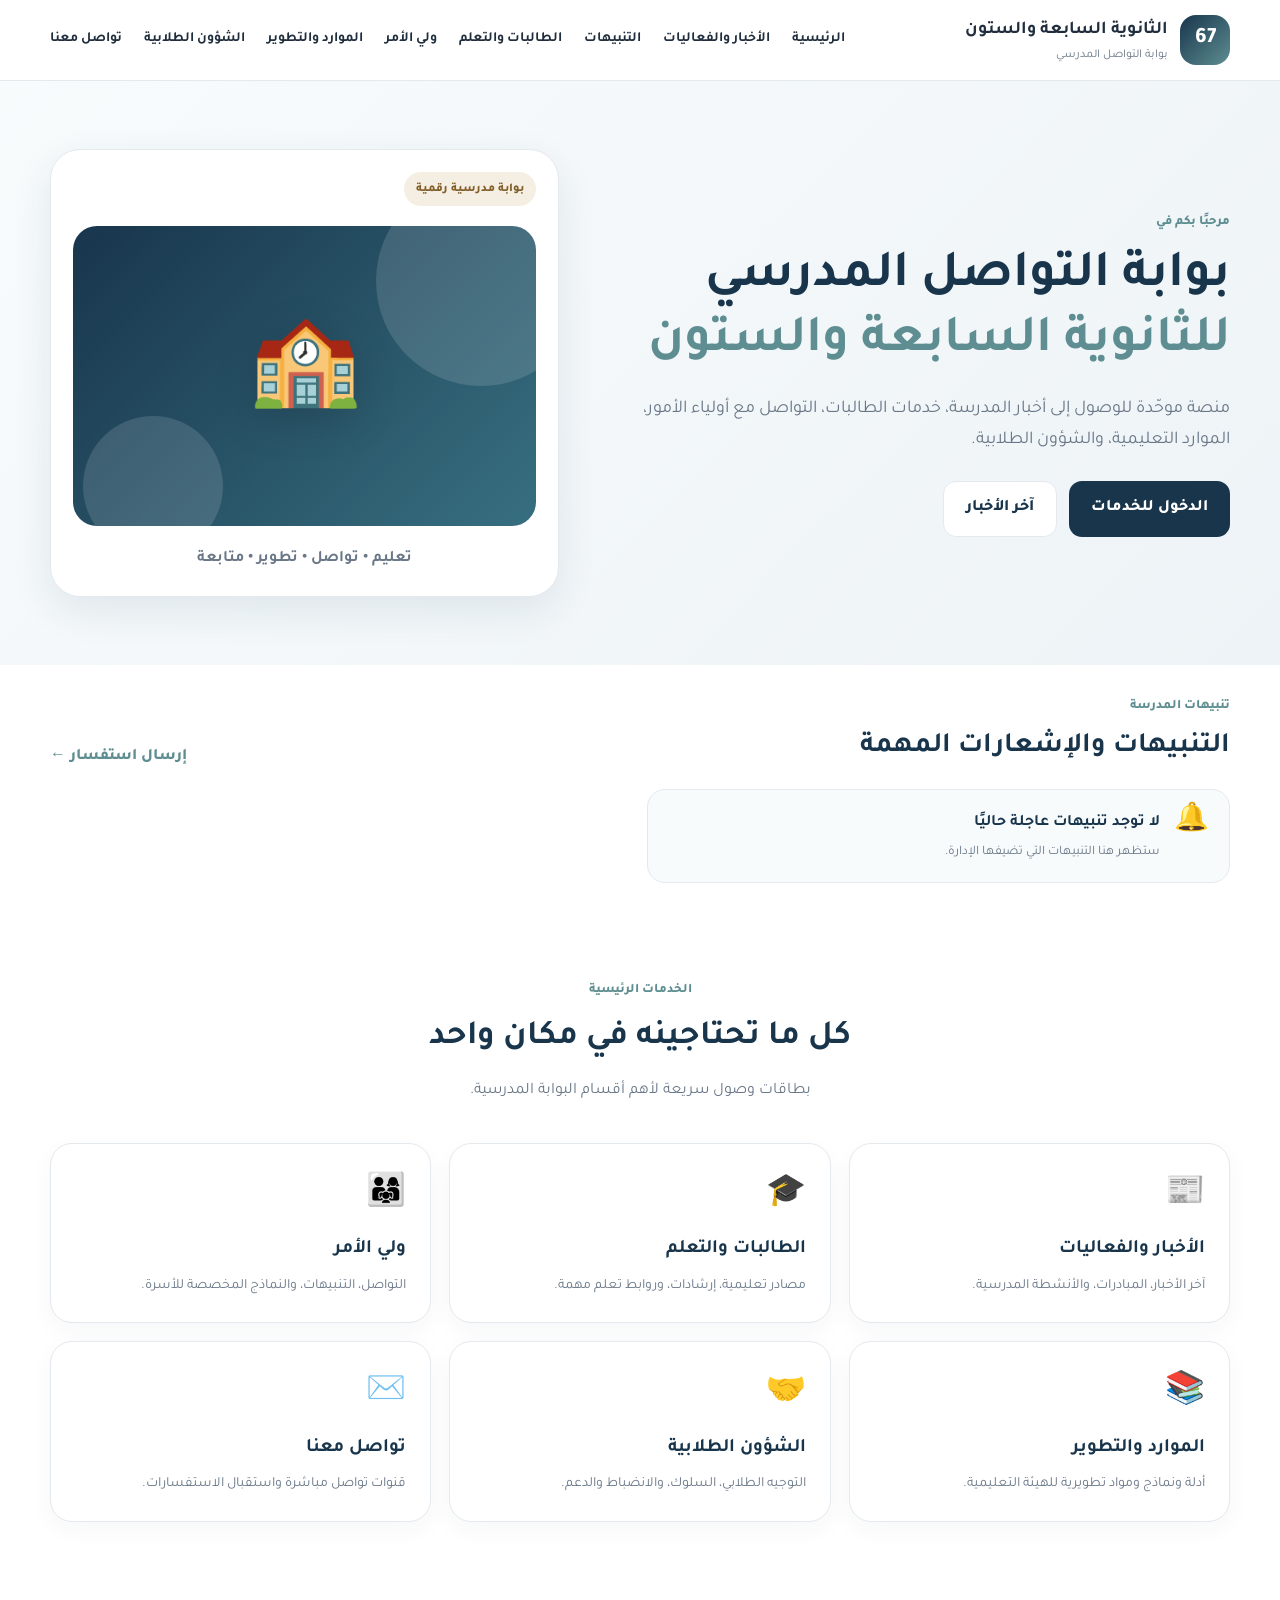
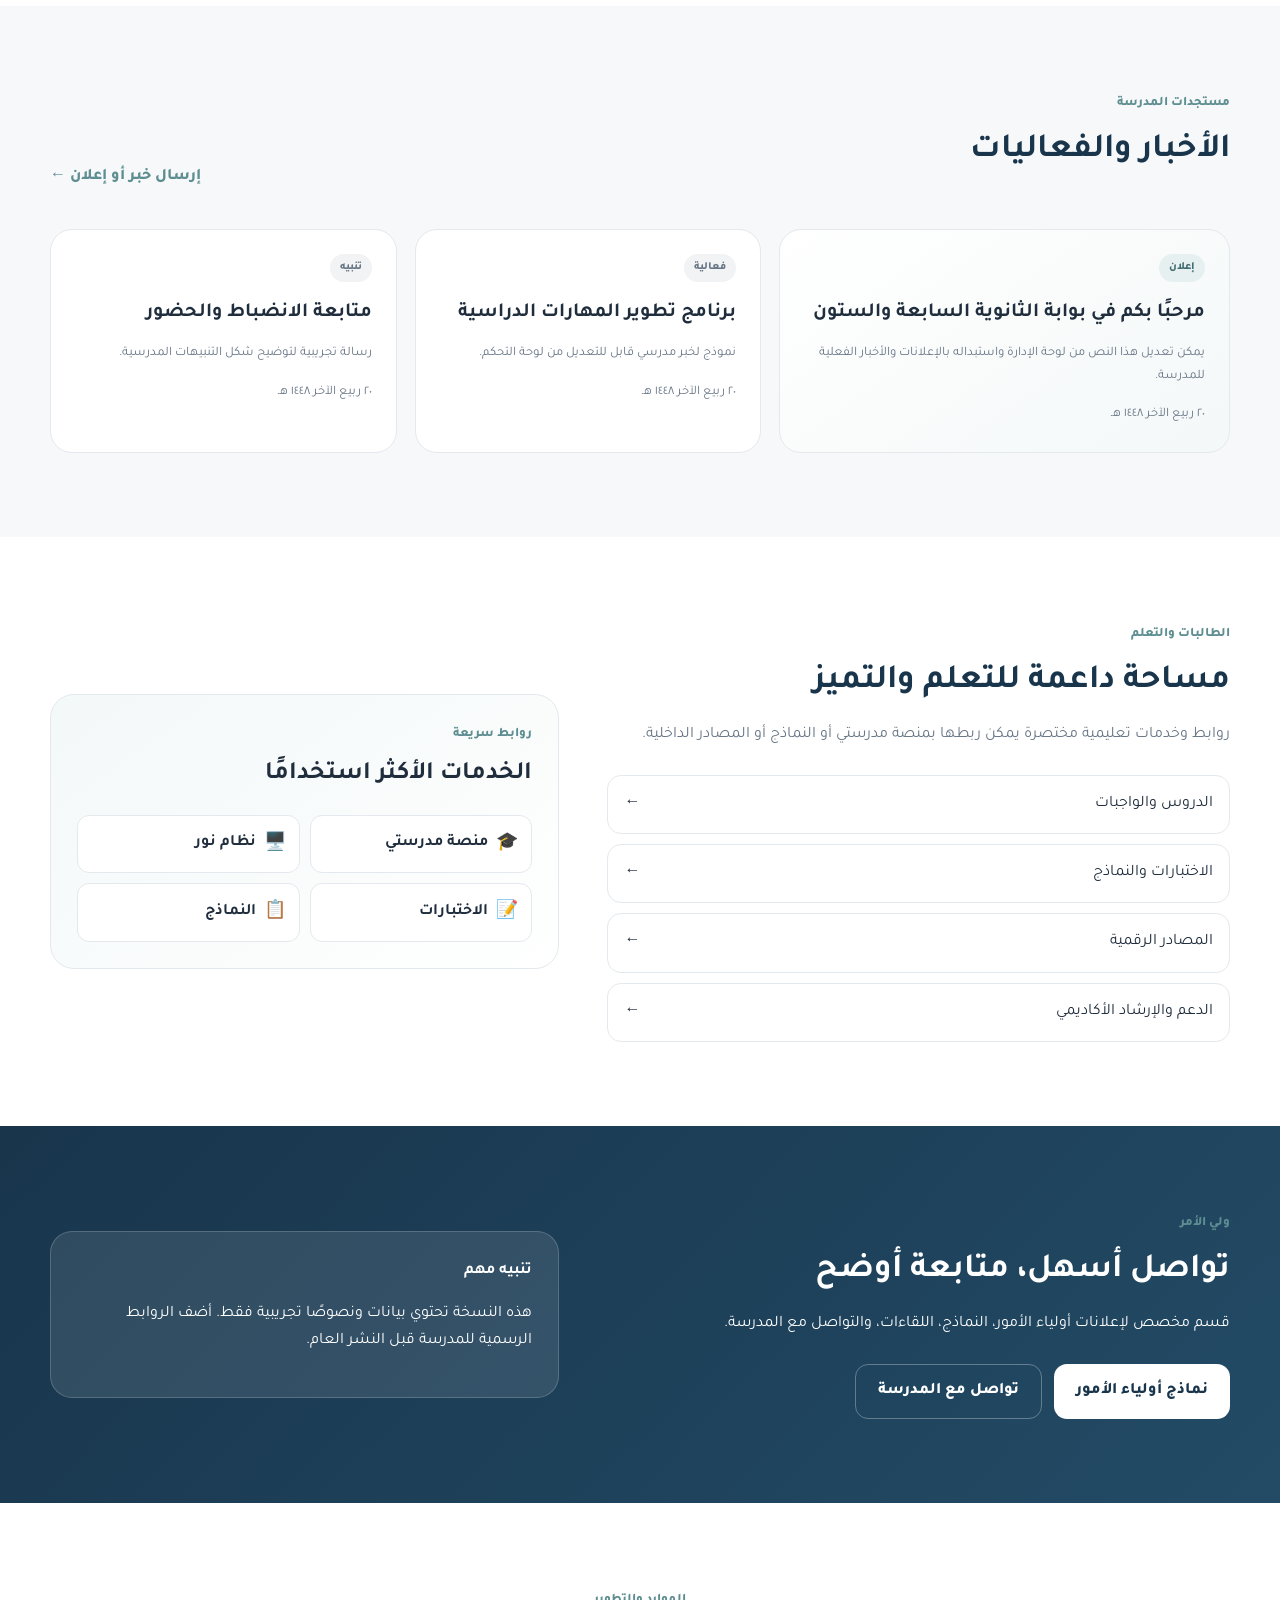
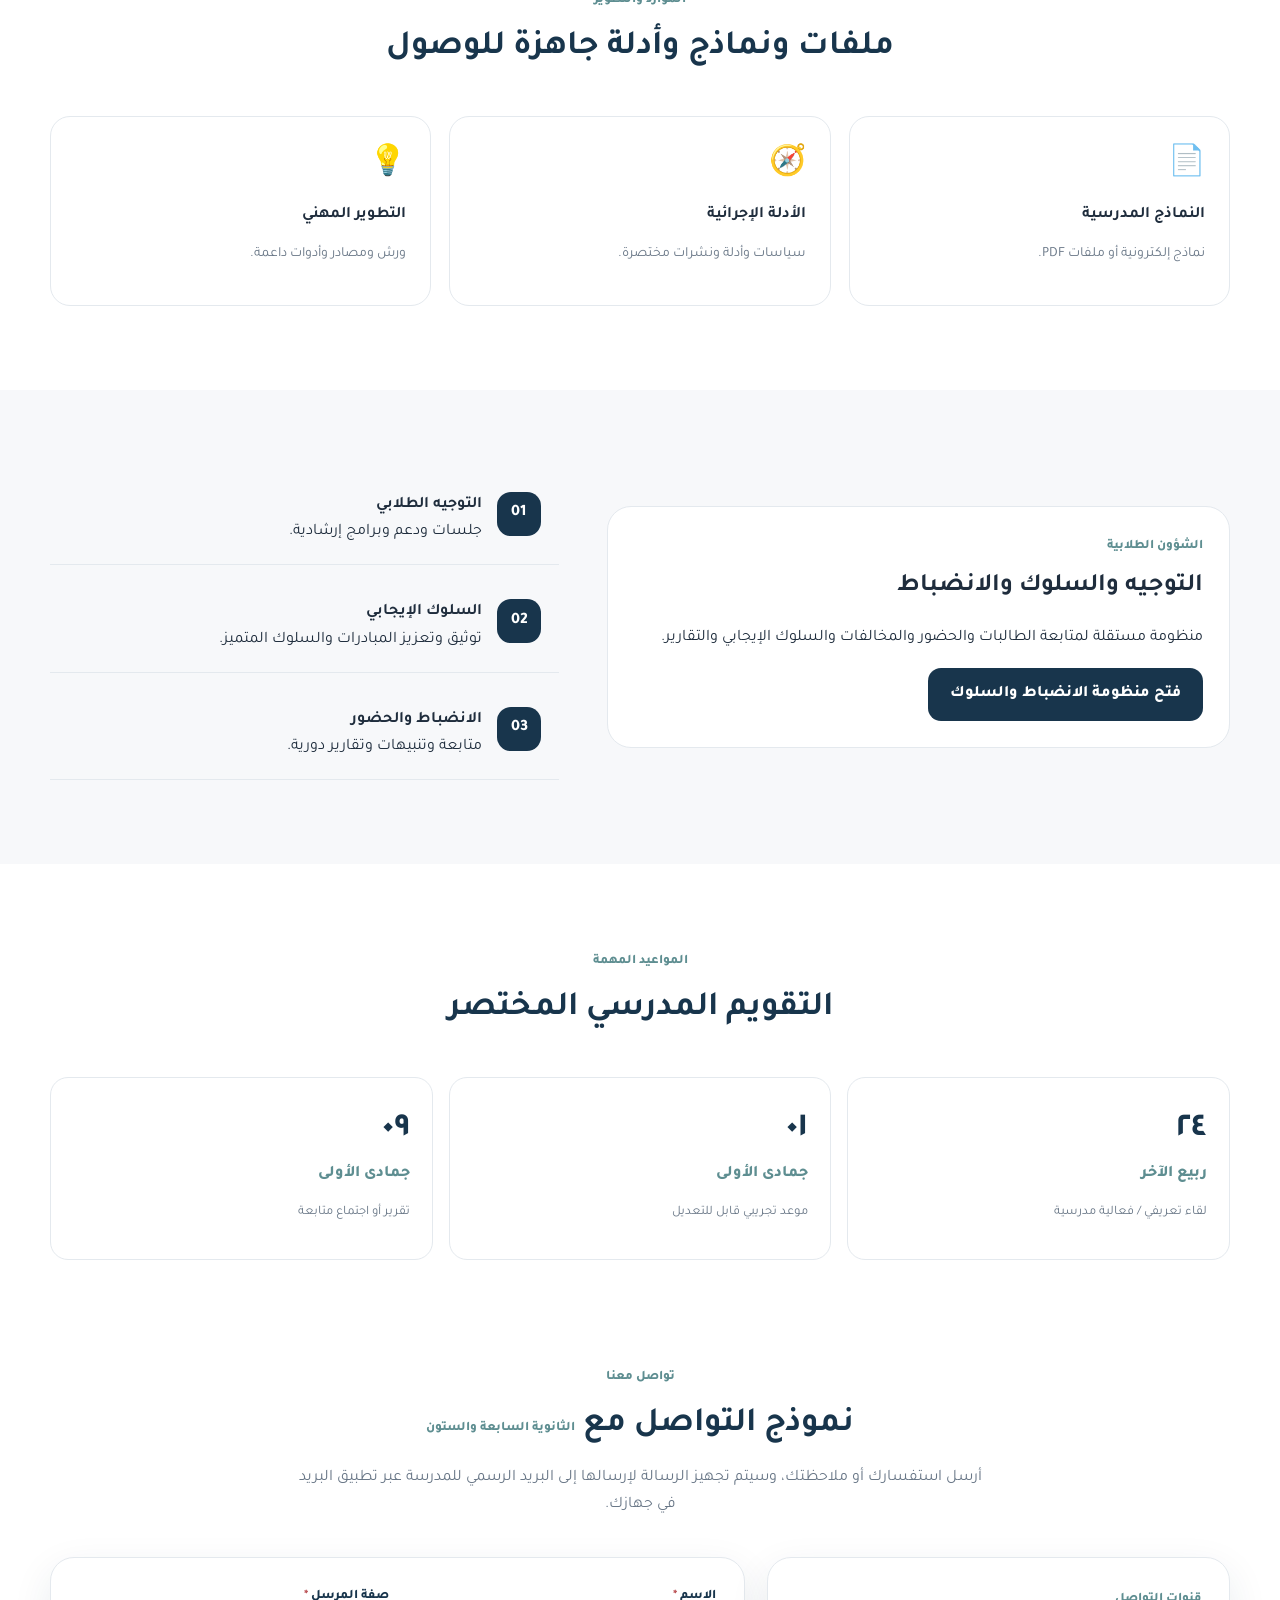
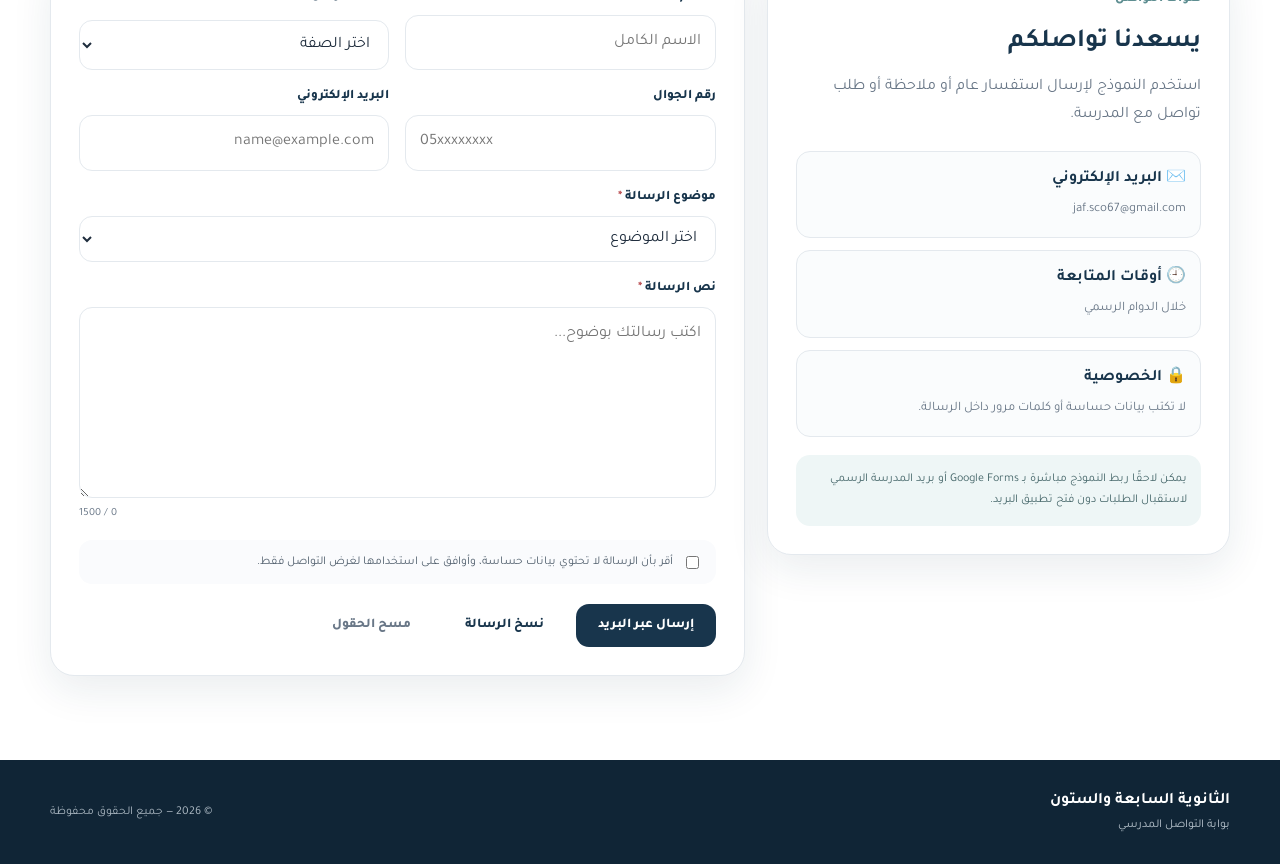
<file: index.html>
<!DOCTYPE html>
<html lang="ar" dir="rtl">
<head>
  <meta charset="UTF-8">
  <meta name="viewport" content="width=device-width, initial-scale=1.0">
  <meta name="description" content="بوابة التواصل المدرسي - الثانوية السابعة والستون">
  <title>الثانوية السابعة والستون | بوابة التواصل المدرسي</title>
  <link rel="stylesheet" href="style.css">
</head>
<body>
<header class="topbar">
  <div class="container topbar-inner">
    <div class="brand">
      <div class="logo-mark">67</div>
      <div><h1 id="schoolName">الثانوية السابعة والستون</h1><p id="portalTitle">بوابة التواصل المدرسي</p></div>
    </div>
    <button class="menu-btn" id="menuBtn">☰</button>
    <nav id="mainNav">
      <a href="#home">الرئيسية</a>
      <a href="#news">الأخبار والفعاليات</a>
      <a href="#alerts">التنبيهات</a>
      <a href="#students">الطالبات والتعلم</a>
      <a href="#parents">ولي الأمر</a>
      <a href="#resources">الموارد والتطوير</a>
      <a href="#guidance">الشؤون الطلابية</a>
      <a href="#contact">تواصل معنا</a>
    </nav>
  </div>
</header>

<main>
<section class="hero" id="home">
  <div class="container hero-grid">
    <div class="hero-copy">
      <span class="eyebrow">مرحبًا بكم في</span>
      <h2><span id="heroTitle">بوابة التواصل المدرسي</span><br><strong id="heroSubtitle">للثانوية السابعة والستون</strong></h2>
      <p id="heroText">منصة موحّدة للوصول إلى أخبار المدرسة، خدمات الطالبات، التواصل مع أولياء الأمور، الموارد التعليمية، والشؤون الطلابية.</p>
      <div class="hero-actions">
        <a class="btn primary" href="#services">الدخول للخدمات</a>
        <a class="btn secondary" href="#news">آخر الأخبار</a>
      </div>
    </div>
    <div class="hero-card">
      <div class="hero-badge">بوابة مدرسية رقمية</div>
      <div class="hero-visual"><div class="orb one"></div><div class="orb two"></div><div class="school-icon">🏫</div></div>
      <div class="hero-note">تعليم • تواصل • تطوير • متابعة</div>
    </div>
  </div>
</section>

<section class="alerts-section" id="alerts">
  <div class="container">
    <div class="alerts-head">
      <div>
        <span>تنبيهات المدرسة</span>
        <h3>التنبيهات والإشعارات المهمة</h3>
      </div>
      <a href="#contact" class="text-link contact-jump">إرسال استفسار ←</a>
    </div>
    <div class="alerts-grid" id="alertsGrid">
      <div class="alert-card priority-normal">
        <div class="alert-icon">🔔</div>
        <div><b>لا توجد تنبيهات عاجلة حاليًا</b><p>ستظهر هنا التنبيهات التي تضيفها الإدارة.</p></div>
      </div>
    </div>
  </div>
</section>

<section class="section" id="services">
  <div class="container">
    <div class="section-head"><span>الخدمات الرئيسية</span><h3>كل ما تحتاجينه في مكان واحد</h3><p>بطاقات وصول سريعة لأهم أقسام البوابة المدرسية.</p></div>
    <div class="service-grid">
      <a class="service-card" href="#news"><div class="icon">📰</div><h4>الأخبار والفعاليات</h4><p>آخر الأخبار، المبادرات، والأنشطة المدرسية.</p></a>
      <a class="service-card" href="#students"><div class="icon">🎓</div><h4>الطالبات والتعلم</h4><p>مصادر تعليمية، إرشادات، وروابط تعلم مهمة.</p></a>
      <a class="service-card" href="#parents"><div class="icon">👨‍👩‍👧</div><h4>ولي الأمر</h4><p>التواصل، التنبيهات، والنماذج المخصصة للأسرة.</p></a>
      <a class="service-card" href="#resources"><div class="icon">📚</div><h4>الموارد والتطوير</h4><p>أدلة ونماذج ومواد تطويرية للهيئة التعليمية.</p></a>
      <a class="service-card" href="#guidance"><div class="icon">🤝</div><h4>الشؤون الطلابية</h4><p>التوجيه الطلابي، السلوك، والانضباط والدعم.</p></a>
      <a class="service-card contact-jump" href="#contact"><div class="icon">✉️</div><h4>تواصل معنا</h4><p>قنوات تواصل مباشرة واستقبال الاستفسارات.</p></a>
    </div>
  </div>
</section>

<section class="section alt" id="news">
  <div class="container">
    <div class="section-head inline"><div><span>مستجدات المدرسة</span><h3>الأخبار والفعاليات</h3></div><a class="text-link contact-jump" href="#contact">إرسال خبر أو إعلان ←</a></div>
    <div class="news-grid" id="newsGrid">
      <article class="news-card featured"><div class="tag">إعلان</div><h4>مرحبًا بكم في بوابة الثانوية السابعة والستون</h4><p>يمكن تعديل هذا النص واستبداله بالإعلانات والأخبار الفعلية للمدرسة.</p><time>01 أكتوبر 2026</time></article>
      <article class="news-card"><div class="tag muted">فعالية</div><h4>برنامج تطوير المهارات الدراسية</h4><p>نموذج لخبر مدرسي قابل للتعديل لاحقًا.</p><time>هذا الأسبوع</time></article>
      <article class="news-card"><div class="tag muted">تنبيه</div><h4>متابعة الانضباط والحضور</h4><p>رسالة تجريبية لتوضيح شكل التنبيهات المدرسية.</p><time>اليوم</time></article>
    </div>
  </div>
</section>

<section class="section" id="students">
  <div class="container split">
    <div>
      <div class="section-head compact"><span>الطالبات والتعلم</span><h3>مساحة داعمة للتعلم والتميز</h3><p>روابط وخدمات تعليمية مختصرة يمكن ربطها بمنصة مدرستي أو النماذج أو المصادر الداخلية.</p></div>
      <div class="link-list">
        <a href="#">الدروس والواجبات <b>←</b></a>
        <a href="#">الاختبارات والنماذج <b>←</b></a>
        <a href="#">المصادر الرقمية <b>←</b></a>
        <a href="#">الدعم والإرشاد الأكاديمي <b>←</b></a>
      </div>
    </div>
    <div class="info-card"><span class="mini">روابط سريعة</span><h4>الخدمات الأكثر استخدامًا</h4><div class="quick-grid" id="quickLinksGrid"><a href="#">منصة مدرستي</a><a href="#">نظام نور</a><a href="#">الاختبارات</a><a href="#">النماذج</a></div></div>
  </div>
</section>

<section class="section dark" id="parents">
  <div class="container split">
    <div>
      <div class="section-head compact light"><span>ولي الأمر</span><h3>تواصل أسهل، متابعة أوضح</h3><p>قسم مخصص لإعلانات أولياء الأمور، النماذج، اللقاءات، والتواصل مع المدرسة.</p></div>
      <div class="parent-actions"><a class="btn lightbtn" href="#">نماذج أولياء الأمور</a><a class="btn ghost contact-jump" href="#contact">تواصل مع المدرسة</a></div>
    </div>
    <div class="notice-box"><b>تنبيه مهم</b><p>هذه النسخة تحتوي بيانات ونصوصًا تجريبية فقط. أضف الروابط الرسمية للمدرسة قبل النشر العام.</p></div>
  </div>
</section>

<section class="section" id="resources">
  <div class="container">
    <div class="section-head"><span>الموارد والتطوير</span><h3>ملفات ونماذج وأدلة جاهزة للوصول</h3></div>
    <div class="resource-grid" id="resourceGrid">
      <div class="resource-card"><b>📄</b><h4>النماذج المدرسية</h4><p>نماذج إلكترونية أو ملفات PDF.</p><a href="#">فتح القسم</a></div>
      <div class="resource-card"><b>🧭</b><h4>الأدلة الإجرائية</h4><p>سياسات وأدلة ونشرات مختصرة.</p><a href="#">فتح القسم</a></div>
      <div class="resource-card"><b>💡</b><h4>التطوير المهني</h4><p>ورش ومصادر وأدوات داعمة.</p><a href="#">فتح القسم</a></div>
    </div>
  </div>
</section>

<section class="section alt" id="guidance">
  <div class="container split">
    <div class="info-card flat"><span class="mini">الشؤون الطلابية</span><h4>التوجيه والسلوك والانضباط</h4><p>منظومة مستقلة لمتابعة الطالبات والحضور والمخالفات والسلوك الإيجابي والتقارير.</p><a class="btn primary" href="discipline/">فتح منظومة الانضباط والسلوك</a></div>
    <div class="timeline">
      <div><span>01</span><p><b>التوجيه الطلابي</b><br>جلسات ودعم وبرامج إرشادية.</p></div>
      <div><span>02</span><p><b>السلوك الإيجابي</b><br>توثيق وتعزيز المبادرات والسلوك المتميز.</p></div>
      <div><span>03</span><p><b>الانضباط والحضور</b><br>متابعة وتنبيهات وتقارير دورية.</p></div>
    </div>
  </div>
</section>

<section class="section" id="calendar">
  <div class="container">
    <div class="section-head"><span>المواعيد المهمة</span><h3>التقويم المدرسي المختصر</h3></div>
    <div class="calendar-grid" id="calendarGrid">
      <div class="date-card"><strong>05</strong><span>أكتوبر</span><p>لقاء تعريفي / فعالية مدرسية</p></div>
      <div class="date-card"><strong>12</strong><span>أكتوبر</span><p>موعد تجريبي قابل للتعديل</p></div>
      <div class="date-card"><strong>20</strong><span>أكتوبر</span><p>تقرير أو اجتماع متابعة</p></div>
    </div>
  </div>
</section>

<section class="section contact" id="contact" tabindex="-1">
  <div class="container">
    <div class="section-head">
      <span>تواصل معنا</span>
      <h3>نموذج التواصل مع <span id="contactSchoolName">الثانوية السابعة والستون</span></h3>
      <p>أرسل استفسارك أو ملاحظتك، وسيتم تجهيز الرسالة لإرسالها إلى البريد الرسمي للمدرسة عبر تطبيق البريد في جهازك.</p>
    </div>

    <div class="contact-layout">
      <div class="contact-info-card">
        <span class="mini">قنوات التواصل</span>
        <h4>يسعدنا تواصلكم</h4>
        <p>استخدم النموذج لإرسال استفسار عام أو ملاحظة أو طلب تواصل مع المدرسة.</p>

        <div class="contact-points">
          <div><b>✉️ البريد الإلكتروني</b><span id="schoolEmailLabel">school@example.com</span></div>
          <div><b>🕘 أوقات المتابعة</b><span>خلال الدوام الرسمي</span></div>
          <div><b>🔒 الخصوصية</b><span>لا تكتب بيانات حساسة أو كلمات مرور داخل الرسالة.</span></div>
        </div>

        <div class="contact-tip">
          يمكن لاحقًا ربط النموذج مباشرة بـ Google Forms أو بريد المدرسة الرسمي لاستقبال الطلبات دون فتح تطبيق البريد.
        </div>
      </div>

      <form class="contact-form" id="contactForm" novalidate>
        <div class="form-grid">
          <div class="form-group">
            <label for="contactName">الاسم <em>*</em></label>
            <input id="contactName" name="name" type="text" placeholder="الاسم الكامل" required>
          </div>

          <div class="form-group">
            <label for="contactRole">صفة المرسل <em>*</em></label>
            <select id="contactRole" name="role" required>
              <option value="">اختر الصفة</option>
              <option>طالبة</option>
              <option>ولي أمر</option>
              <option>معلمة</option>
              <option>إدارية</option>
              <option>زائرة</option>
              <option>أخرى</option>
            </select>
          </div>

          <div class="form-group">
            <label for="contactPhone">رقم الجوال</label>
            <input id="contactPhone" name="phone" type="tel" inputmode="tel" placeholder="05xxxxxxxx">
          </div>

          <div class="form-group">
            <label for="contactEmail">البريد الإلكتروني</label>
            <input id="contactEmail" name="email" type="email" placeholder="name@example.com">
          </div>

          <div class="form-group full">
            <label for="contactSubject">موضوع الرسالة <em>*</em></label>
            <select id="contactSubject" name="subject" required>
              <option value="">اختر الموضوع</option>
              <option>استفسار عام</option>
              <option>شؤون الطالبات</option>
              <option>التوجيه الطلابي</option>
              <option>الحضور والانضباط</option>
              <option>مقترح أو ملاحظة</option>
              <option>طلب موعد</option>
              <option>أخرى</option>
            </select>
          </div>

          <div class="form-group full">
            <label for="contactMessage">نص الرسالة <em>*</em></label>
            <textarea id="contactMessage" name="message" rows="6" maxlength="1500" placeholder="اكتب رسالتك بوضوح..." required></textarea>
            <div class="field-meta"><span id="messageCount">0</span> / 1500</div>
          </div>

          <label class="privacy-check full">
            <input id="contactConsent" type="checkbox" required>
            <span>أقر بأن الرسالة لا تحتوي بيانات حساسة، وأوافق على استخدامها لغرض التواصل فقط.</span>
          </label>
        </div>

        <div class="form-actions">
          <button class="btn primary" type="submit">إرسال عبر البريد</button>
          <button class="btn secondary" type="button" id="copyMessageBtn">نسخ الرسالة</button>
          <button class="btn linkbtn" type="reset">مسح الحقول</button>
        </div>

        <div class="form-status" id="contactStatus" role="status" aria-live="polite"></div>
      </form>
    </div>
  </div>
</section>
</main>

<footer><div class="container footer-inner"><div><b id="footerSchoolName">الثانوية السابعة والستون</b><span id="footerText">بوابة التواصل المدرسي</span></div><p>© 2026 — جميع الحقوق محفوظة</p></div></footer>
<script src="script.js"></script>
</body>
</html>
</file>
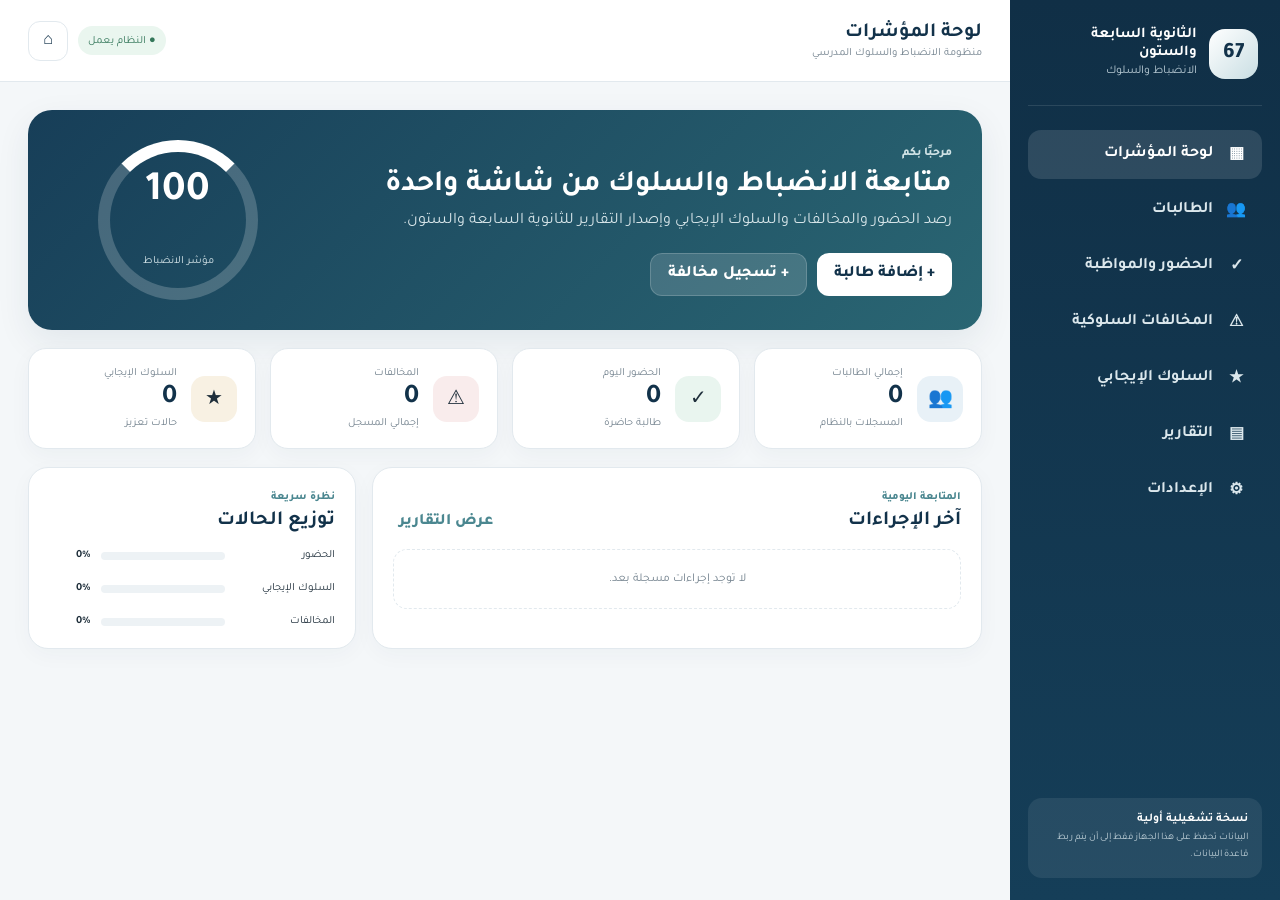
<file: discipline/index.html>
<!DOCTYPE html>
<html lang="ar" dir="rtl">
<head>
<meta charset="UTF-8">
<meta name="viewport" content="width=device-width,initial-scale=1">
<meta name="theme-color" content="#12324a">
<title>الثانوية السابعة والستون | منظومة الانضباط والسلوك</title>
<link rel="stylesheet" href="style.css">
</head>
<body>
<div class="app-shell">
  <aside class="sidebar" id="sidebar">
    <div class="side-brand">
      <div class="school-mark">67</div>
      <div><b>الثانوية السابعة والستون</b><span>الانضباط والسلوك</span></div>
    </div>

    <nav class="side-nav">
      <button class="nav-item active" data-view="dashboard"><span>▦</span>لوحة المؤشرات</button>
      <button class="nav-item" data-view="students"><span>👥</span>الطالبات</button>
      <button class="nav-item" data-view="attendance"><span>✓</span>الحضور والمواظبة</button>
      <button class="nav-item" data-view="incidents"><span>⚠</span>المخالفات السلوكية</button>
      <button class="nav-item" data-view="positive"><span>★</span>السلوك الإيجابي</button>
      <button class="nav-item" data-view="reports"><span>▤</span>التقارير</button>
      <button class="nav-item" data-view="settings"><span>⚙</span>الإعدادات</button>
    </nav>

    <div class="side-note">
      <b>نسخة تشغيلية أولية</b>
      <span>البيانات تحفظ على هذا الجهاز فقط إلى أن يتم ربط قاعدة البيانات.</span>
    </div>
  </aside>

  <main class="main">
    <header class="topbar">
      <div class="topbar-right">
        <button id="menuBtn" class="icon-btn mobile-only">☰</button>
        <div>
          <h1 id="viewTitle">لوحة المؤشرات</h1>
          <p>منظومة الانضباط والسلوك المدرسي</p>
        </div>
      </div>
      <div class="topbar-actions">
        <span class="status-pill">● النظام يعمل</span>
        <a class="icon-btn" href="../" title="العودة للموقع">⌂</a>
      </div>
    </header>

    <section class="view active" id="dashboard">
      <div class="welcome-card">
        <div>
          <span class="eyebrow">مرحبًا بكم</span>
          <h2>متابعة الانضباط والسلوك من شاشة واحدة</h2>
          <p>رصد الحضور والمخالفات والسلوك الإيجابي وإصدار التقارير للثانوية السابعة والستون.</p>
          <div class="welcome-actions">
            <button class="btn primary" data-open="studentModal">+ إضافة طالبة</button>
            <button class="btn light" data-open="incidentModal">+ تسجيل مخالفة</button>
          </div>
        </div>
        <div class="score-ring">
          <div><strong id="disciplineScore">100</strong><span>مؤشر الانضباط</span></div>
        </div>
      </div>

      <div class="stats-grid">
        <article class="stat-card"><span class="stat-icon blue">👥</span><div><small>إجمالي الطالبات</small><strong id="studentsCount">0</strong><em>المسجلات بالنظام</em></div></article>
        <article class="stat-card"><span class="stat-icon green">✓</span><div><small>الحضور اليوم</small><strong id="presentCount">0</strong><em>طالبة حاضرة</em></div></article>
        <article class="stat-card"><span class="stat-icon red">⚠</span><div><small>المخالفات</small><strong id="incidentsCount">0</strong><em>إجمالي المسجل</em></div></article>
        <article class="stat-card"><span class="stat-icon gold">★</span><div><small>السلوك الإيجابي</small><strong id="positiveCount">0</strong><em>حالات تعزيز</em></div></article>
      </div>

      <div class="dashboard-grid">
        <section class="panel">
          <div class="panel-head"><div><span>المتابعة اليومية</span><h3>آخر الإجراءات</h3></div><button class="text-btn" data-view-target="reports">عرض التقارير</button></div>
          <div id="activityList" class="activity-list"></div>
        </section>

        <section class="panel">
          <div class="panel-head"><div><span>نظرة سريعة</span><h3>توزيع الحالات</h3></div></div>
          <div class="mini-bars">
            <div><label>الحضور</label><span><i id="attendanceBar"></i></span><b id="attendancePct">0%</b></div>
            <div><label>السلوك الإيجابي</label><span><i id="positiveBar"></i></span><b id="positivePct">0%</b></div>
            <div><label>المخالفات</label><span><i id="incidentBar"></i></span><b id="incidentPct">0%</b></div>
          </div>
        </section>
      </div>
    </section>

    <section class="view" id="students">
      <div class="section-tools">
        <div class="search-box">⌕ <input id="studentSearch" placeholder="بحث بالاسم أو الصف أو الرقم..."></div>
        <button class="btn primary" data-open="studentModal">+ إضافة طالبة</button>
      </div>
      <section class="panel">
        <div class="panel-head"><div><span>السجل</span><h3>قائمة الطالبات</h3></div><b id="studentsBadge" class="count-badge">0</b></div>
        <div class="table-wrap">
          <table><thead><tr><th>الرقم</th><th>الاسم</th><th>الصف</th><th>الفصل</th><th>ولي الأمر</th><th>الجوال</th><th>الحالة</th><th></th></tr></thead><tbody id="studentsTable"></tbody></table>
        </div>
      </section>
    </section>

    <section class="view" id="attendance">
      <div class="section-tools">
        <div><h2 class="section-title">الحضور والمواظبة</h2><p class="muted">تسجيل الحالة اليومية للطالبات.</p></div>
        <input class="date-input" id="attendanceDate" type="date">
      </div>
      <section class="panel">
        <div class="table-wrap">
          <table><thead><tr><th>الطالبة</th><th>الصف</th><th>الحالة</th><th>ملاحظة</th></tr></thead><tbody id="attendanceTable"></tbody></table>
        </div>
      </section>
    </section>

    <section class="view" id="incidents">
      <div class="section-tools">
        <div><h2 class="section-title">المخالفات السلوكية</h2><p class="muted">توثيق الحالة والإجراء المتخذ.</p></div>
        <button class="btn danger" data-open="incidentModal">+ تسجيل مخالفة</button>
      </div>
      <section class="panel">
        <div class="table-wrap">
          <table><thead><tr><th>التاريخ</th><th>الطالبة</th><th>المخالفة</th><th>الدرجة</th><th>الإجراء</th><th>الحالة</th></tr></thead><tbody id="incidentsTable"></tbody></table>
        </div>
      </section>
    </section>

    <section class="view" id="positive">
      <div class="section-tools">
        <div><h2 class="section-title">السلوك الإيجابي</h2><p class="muted">تعزيز السلوك والتميز والمبادرات الإيجابية.</p></div>
        <button class="btn success" data-open="positiveModal">+ إضافة تعزيز</button>
      </div>
      <section class="panel">
        <div class="table-wrap">
          <table><thead><tr><th>التاريخ</th><th>الطالبة</th><th>نوع السلوك</th><th>النقاط</th><th>الملاحظة</th></tr></thead><tbody id="positiveTable"></tbody></table>
        </div>
      </section>
    </section>

    <section class="view" id="reports">
      <div class="section-tools">
        <div><h2 class="section-title">التقارير</h2><p class="muted">ملخصات جاهزة للطباعة والمتابعة.</p></div>
        <button class="btn primary" id="printBtn">طباعة التقرير</button>
      </div>
      <div class="report-grid">
        <article class="report-card"><span>01</span><h3>تقرير الحضور</h3><p>ملخص حضور وغياب الطالبات حسب اليوم.</p><button data-report="attendance">عرض</button></article>
        <article class="report-card"><span>02</span><h3>تقرير المخالفات</h3><p>سجل المخالفات والإجراءات المتخذة.</p><button data-report="incidents">عرض</button></article>
        <article class="report-card"><span>03</span><h3>تقرير السلوك الإيجابي</h3><p>حالات التعزيز ونقاط التميز.</p><button data-report="positive">عرض</button></article>
        <article class="report-card"><span>04</span><h3>التقرير الشامل</h3><p>مؤشرات النظام في صفحة واحدة.</p><button data-report="summary">عرض</button></article>
      </div>
      <section class="panel report-preview" id="reportPreview">
        <div class="panel-head"><div><span>المعاينة</span><h3>التقرير الشامل</h3></div></div>
        <div id="reportContent"></div>
      </section>
    </section>

    <section class="view" id="settings">
      <div class="settings-grid">
        <section class="panel">
          <div class="panel-head"><div><span>بيانات المدرسة</span><h3>الإعدادات العامة</h3></div></div>
          <div class="setting-row"><label>اسم المدرسة</label><input value="الثانوية السابعة والستون" disabled></div>
          <div class="setting-row"><label>البريد الرسمي</label><input value="jaf.sco67@gmail.com" disabled></div>
          <div class="setting-row"><label>نوع المدرسة</label><input value="ثانوي - بنات" disabled></div>
        </section>
        <section class="panel">
          <div class="panel-head"><div><span>البيانات</span><h3>النسخ والتصدير</h3></div></div>
          <button class="btn primary full" id="exportBtn">تصدير نسخة JSON</button>
          <button class="btn light full" id="resetBtn">مسح البيانات التجريبية</button>
          <p class="privacy-note">لا تُدخل بيانات طالبات حقيقية وحساسة قبل ربط النظام بقاعدة بيانات آمنة وصلاحيات دخول.</p>
        </section>
      </div>
    </section>
  </main>
</div>

<div class="modal" id="studentModal"><div class="modal-card"><button class="close-btn" data-close>×</button><h3>إضافة طالبة</h3><form id="studentForm" class="form-grid">
<label>رقم الطالبة<input name="id" required></label>
<label>اسم الطالبة<input name="name" required></label>
<label>الصف<select name="grade" required><option value="">اختر</option><option>الأول الثانوي</option><option>الثاني الثانوي</option><option>الثالث الثانوي</option></select></label>
<label>الفصل<input name="classroom" placeholder="مثال: 1"></label>
<label>اسم ولي الأمر<input name="parent"></label>
<label>رقم الجوال<input name="phone" inputmode="tel"></label>
<button class="btn primary full" type="submit">حفظ الطالبة</button></form></div></div>

<div class="modal" id="incidentModal"><div class="modal-card"><button class="close-btn" data-close>×</button><h3>تسجيل مخالفة</h3><form id="incidentForm" class="form-grid">
<label class="full">الطالبة<select name="studentId" id="incidentStudent" required></select></label>
<label>نوع المخالفة<input name="type" required placeholder="مثال: تأخر صباحي"></label>
<label>درجة المخالفة<select name="level" required><option>الأولى</option><option>الثانية</option><option>الثالثة</option><option>الرابعة</option><option>الخامسة</option></select></label>
<label class="full">الإجراء المتخذ<textarea name="action" rows="3" placeholder="الإجراء التربوي أو الإداري"></textarea></label>
<button class="btn danger full" type="submit">حفظ المخالفة</button></form></div></div>

<div class="modal" id="positiveModal"><div class="modal-card"><button class="close-btn" data-close>×</button><h3>إضافة سلوك إيجابي</h3><form id="positiveForm" class="form-grid">
<label class="full">الطالبة<select name="studentId" id="positiveStudent" required></select></label>
<label>نوع السلوك<input name="type" required placeholder="مثال: مبادرة تطوعية"></label>
<label>النقاط<input name="points" type="number" min="1" max="100" value="5"></label>
<label class="full">ملاحظة<textarea name="note" rows="3"></textarea></label>
<button class="btn success full" type="submit">حفظ التعزيز</button></form></div></div>

<div class="toast" id="toast"></div>
<script src="script.js"></script>
</body>
</html>
</file>
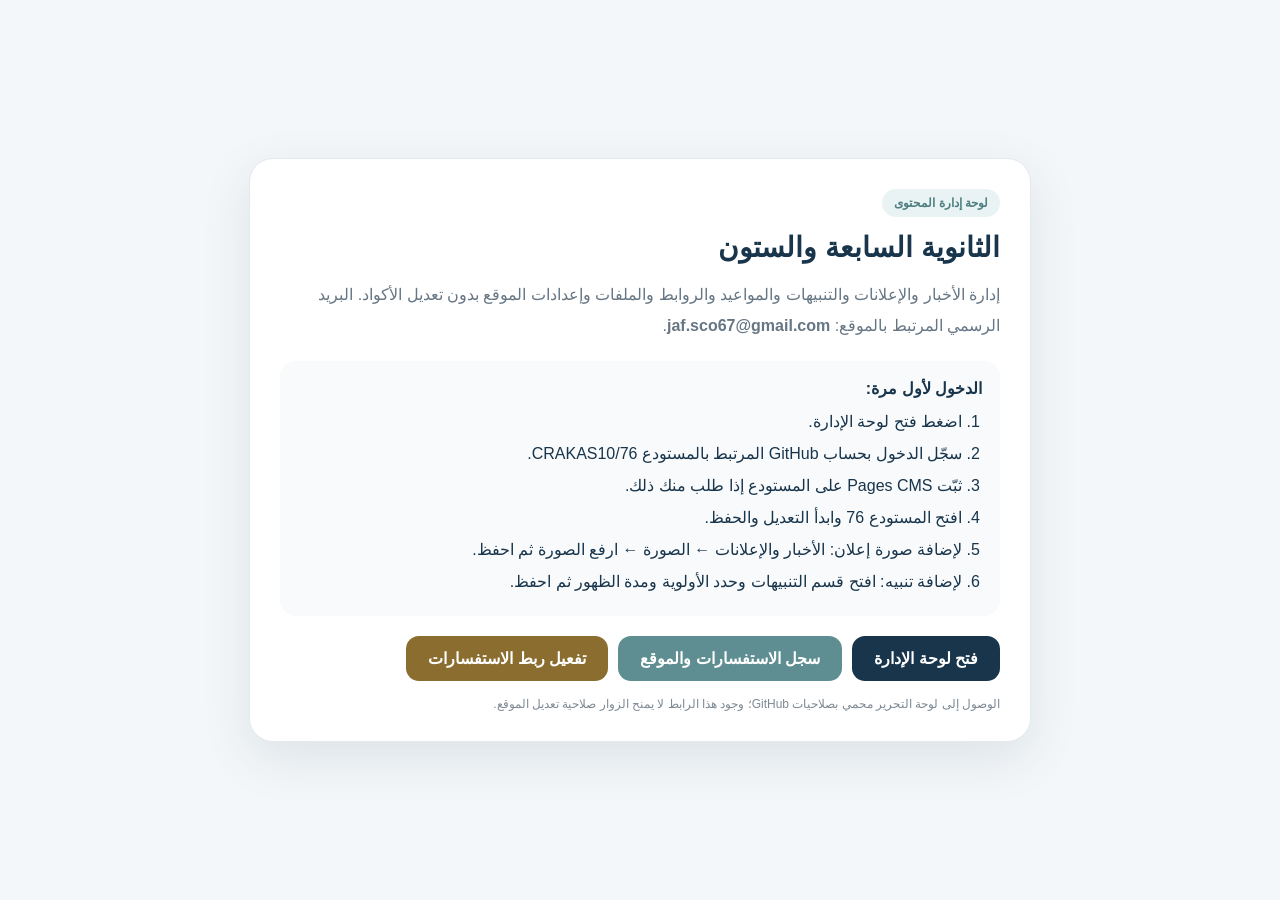
<file: admin.html>
<!DOCTYPE html>
<html lang="ar" dir="rtl">
<head>
<meta charset="UTF-8">
<meta name="viewport" content="width=device-width,initial-scale=1">
<meta name="robots" content="noindex,nofollow">
<title>إدارة موقع الثانوية السابعة والستون</title>
<style>
body{margin:0;font-family:Tahoma,Arial,sans-serif;background:#f4f7f9;color:#18354c;display:grid;min-height:100vh;place-items:center}
.card{width:min(720px,calc(100% - 30px));background:#fff;border:1px solid #e4e9ee;border-radius:24px;padding:30px;box-shadow:0 16px 50px rgba(24,53,76,.10)}
.badge{display:inline-block;background:#eaf3f3;color:#4e7e81;border-radius:999px;padding:7px 12px;font-size:12px;font-weight:700}
h1{font-size:28px;margin:14px 0 8px}p{line-height:1.9;color:#667684}.steps{background:#f8fafb;border-radius:16px;padding:18px;margin:20px 0}.steps b{display:block;margin-bottom:8px}.steps ol{margin:0;padding-right:20px;line-height:2}
a.btn{display:inline-flex;padding:13px 22px;border-radius:13px;background:#18354c;color:#fff;text-decoration:none;font-weight:700}
.note{font-size:12px;color:#7d8994;margin-top:16px}
</style>
</head>
<body>
<div class="card">
  <span class="badge">لوحة إدارة المحتوى</span>
  <h1>الثانوية السابعة والستون</h1>
  <p>إدارة الأخبار والإعلانات والتنبيهات والمواعيد والروابط والملفات وإعدادات الموقع بدون تعديل الأكواد. البريد الرسمي المرتبط بالموقع: <b>jaf.sco67@gmail.com</b>.</p>
  <div class="steps">
    <b>الدخول لأول مرة:</b>
    <ol>
      <li>اضغط فتح لوحة الإدارة.</li>
      <li>سجّل الدخول بحساب GitHub المرتبط بالمستودع CRAKAS10/76.</li>
      <li>ثبّت Pages CMS على المستودع إذا طلب منك ذلك.</li>
      <li>افتح المستودع 76 وابدأ التعديل والحفظ.</li><li>لإضافة صورة إعلان: الأخبار والإعلانات ← الصورة ← ارفع الصورة ثم احفظ.</li><li>لإضافة تنبيه: افتح قسم التنبيهات وحدد الأولوية ومدة الظهور ثم احفظ.</li>
    </ol>
  </div>
  <div style="display:flex;gap:10px;flex-wrap:wrap"><a class="btn" href="https://app.pagescms.org/" target="_blank" rel="noopener">فتح لوحة الإدارة</a><a class="btn" style="background:#5e8e91" href="https://docs.google.com/spreadsheets/d/1v1yJOCyq-6PDja2QHM24lXuGb-KzAKtbtS1CuoLdPVo/edit" target="_blank" rel="noopener">سجل الاستفسارات والموقع</a><a class="btn" style="background:#8a6d2f" href="setup-google.html">تفعيل ربط الاستفسارات</a></div>
  <div class="note">الوصول إلى لوحة التحرير محمي بصلاحيات GitHub؛ وجود هذا الرابط لا يمنح الزوار صلاحية تعديل الموقع.</div>
</div>
</body>
</html>
</file>
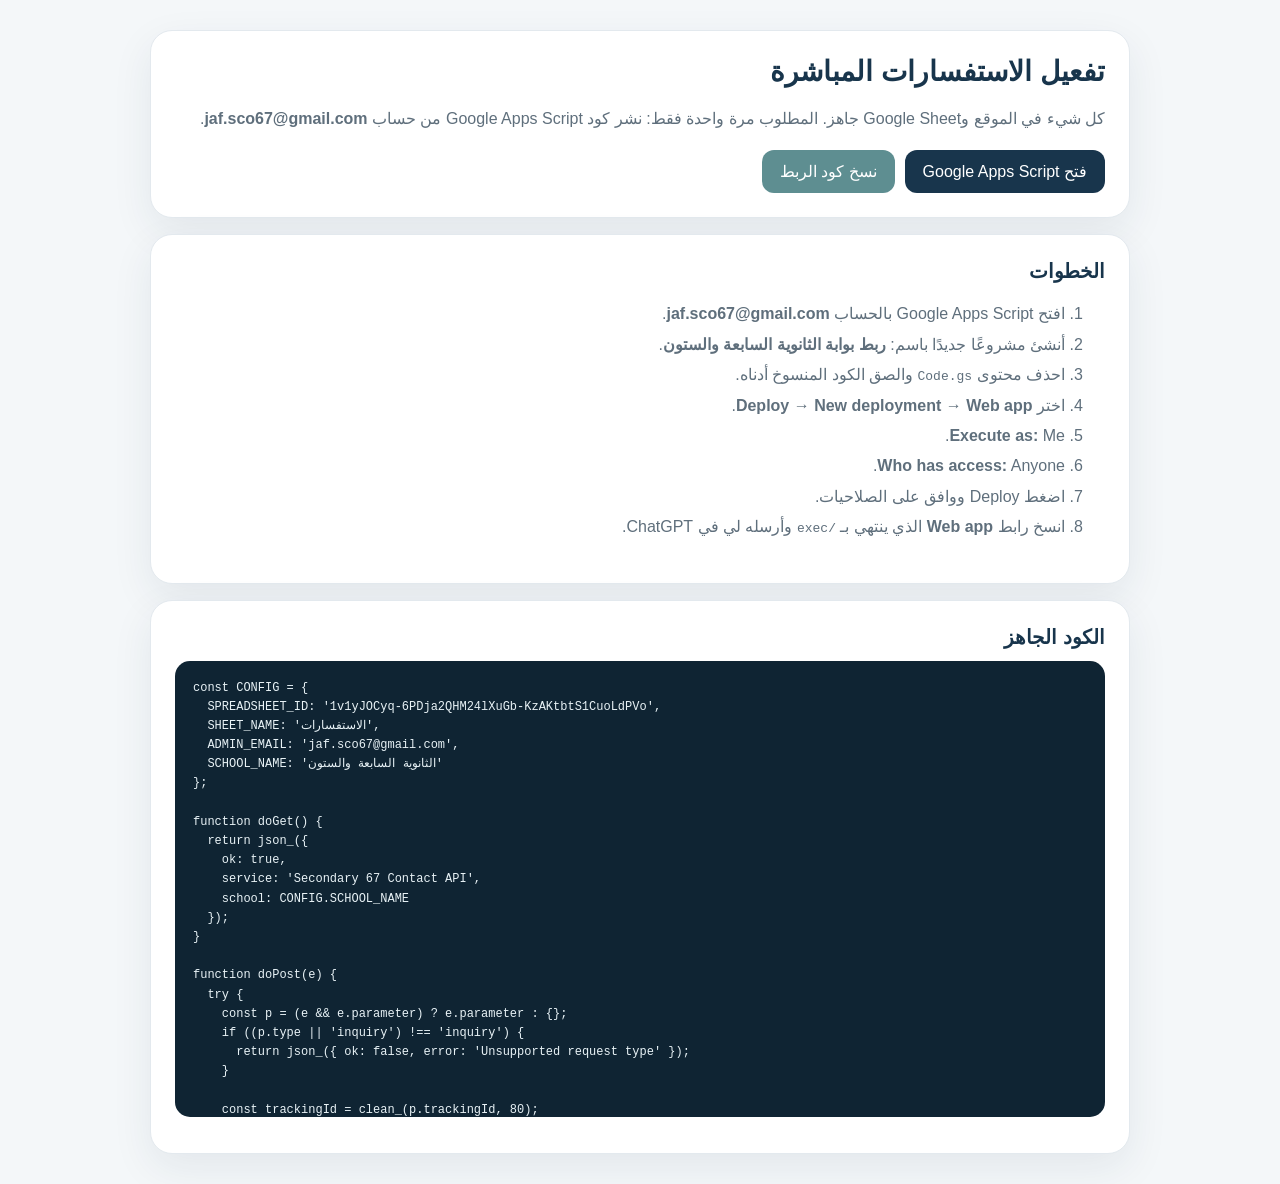
<file: setup-google.html>
<!DOCTYPE html>
<html lang="ar" dir="rtl">
<head>
<meta charset="utf-8">
<meta name="viewport" content="width=device-width,initial-scale=1">
<meta name="robots" content="noindex,nofollow">
<title>تفعيل ربط الاستفسارات | الثانوية السابعة والستون</title>
<style>
body{margin:0;font-family:Tahoma,Arial,sans-serif;background:#f4f7f9;color:#18354c}
.wrap{width:min(980px,calc(100% - 28px));margin:30px auto}
.card{background:#fff;border:1px solid #e3e9ee;border-radius:22px;padding:24px;box-shadow:0 14px 40px rgba(24,53,76,.08);margin-bottom:16px}
h1{font-size:28px;margin:0 0 8px}h2{font-size:20px;margin:0 0 12px}p,li{line-height:1.9;color:#5f6f7c}
.btn{display:inline-flex;border:0;border-radius:12px;padding:12px 18px;background:#18354c;color:#fff;text-decoration:none;font-weight:700;cursor:pointer;font:inherit}
.btn.alt{background:#5e8e91}.actions{display:flex;gap:10px;flex-wrap:wrap}
pre{direction:ltr;text-align:left;white-space:pre-wrap;overflow:auto;background:#0f2433;color:#e8f2f6;padding:18px;border-radius:15px;font-size:12px;line-height:1.6;max-height:420px}
.ok{background:#eaf6ef;color:#286846;padding:12px;border-radius:12px;display:none;margin-top:10px}
code{direction:ltr}
</style>
</head>
<body>
<div class="wrap">
  <div class="card">
    <h1>تفعيل الاستفسارات المباشرة</h1>
    <p>كل شيء في الموقع وGoogle Sheet جاهز. المطلوب مرة واحدة فقط: نشر كود Google Apps Script من حساب <b>jaf.sco67@gmail.com</b>.</p>
    <div class="actions">
      <a class="btn" href="https://script.google.com/home/start" target="_blank" rel="noopener">فتح Google Apps Script</a>
      <button class="btn alt" id="copyBtn">نسخ كود الربط</button>
    </div>
    <div class="ok" id="ok">تم نسخ الكود.</div>
  </div>

  <div class="card">
    <h2>الخطوات</h2>
    <ol>
      <li>افتح Google Apps Script بالحساب <b>jaf.sco67@gmail.com</b>.</li>
      <li>أنشئ مشروعًا جديدًا باسم: <b>ربط بوابة الثانوية السابعة والستون</b>.</li>
      <li>احذف محتوى <code>Code.gs</code> والصق الكود المنسوخ أدناه.</li>
      <li>اختر <b>Deploy → New deployment → Web app</b>.</li>
      <li><b>Execute as:</b> Me.</li>
      <li><b>Who has access:</b> Anyone.</li>
      <li>اضغط Deploy ووافق على الصلاحيات.</li>
      <li>انسخ رابط <b>Web app</b> الذي ينتهي بـ <code>/exec</code> وأرسله لي في ChatGPT.</li>
    </ol>
  </div>

  <div class="card">
    <h2>الكود الجاهز</h2>
    <pre id="code">const CONFIG = {
  SPREADSHEET_ID: '1v1yJOCyq-6PDja2QHM24lXuGb-KzAKtbtS1CuoLdPVo',
  SHEET_NAME: 'الاستفسارات',
  ADMIN_EMAIL: 'jaf.sco67@gmail.com',
  SCHOOL_NAME: 'الثانوية السابعة والستون'
};

function doGet() {
  return json_({
    ok: true,
    service: 'Secondary 67 Contact API',
    school: CONFIG.SCHOOL_NAME
  });
}

function doPost(e) {
  try {
    const p = (e &amp;&amp; e.parameter) ? e.parameter : {};
    if ((p.type || 'inquiry') !== 'inquiry') {
      return json_({ ok: false, error: 'Unsupported request type' });
    }

    const trackingId = clean_(p.trackingId, 80);
    const name = clean_(p.name, 150);
    const role = clean_(p.role, 80);
    const phone = clean_(p.phone, 40);
    const email = clean_(p.email, 200);
    const subject = clean_(p.subject, 200);
    const message = clean_(p.message, 2000);
    const pageUrl = clean_(p.pageUrl, 500);

    if (!trackingId || !name || !role || !subject || !message) {
      return json_({ ok: false, error: 'Missing required fields' });
    }

    const lock = LockService.getScriptLock();
    lock.waitLock(10000);
    try {
      const ss = SpreadsheetApp.openById(CONFIG.SPREADSHEET_ID);
      let sh = ss.getSheetByName(CONFIG.SHEET_NAME);
      if (!sh) sh = ss.insertSheet(CONFIG.SHEET_NAME);

      if (sh.getLastRow() === 0) {
        sh.appendRow([
          'التاريخ','رقم المتابعة','الاسم','صفة المرسل','الجوال','البريد',
          'الموضوع','الرسالة','الحالة','ملاحظات الإدارة'
        ]);
        sh.setFrozenRows(1);
      }

      sh.appendRow([
        new Date(), trackingId, name, role, phone, email,
        subject, message, 'جديد', ''
      ]);
    } finally {
      lock.releaseLock();
    }

    const safeMessage = escapeHtml_(message).replace(/\n/g, '&lt;br&gt;');
    const html = [
      '&lt;div dir="rtl" style="font-family:Arial,sans-serif;line-height:1.8"&gt;',
      '&lt;h2&gt;استفسار جديد - '+escapeHtml_(CONFIG.SCHOOL_NAME)+'&lt;/h2&gt;',
      '&lt;p&gt;&lt;b&gt;رقم المتابعة:&lt;/b&gt; '+escapeHtml_(trackingId)+'&lt;/p&gt;',
      '&lt;p&gt;&lt;b&gt;الاسم:&lt;/b&gt; '+escapeHtml_(name)+'&lt;/p&gt;',
      '&lt;p&gt;&lt;b&gt;صفة المرسل:&lt;/b&gt; '+escapeHtml_(role)+'&lt;/p&gt;',
      '&lt;p&gt;&lt;b&gt;الجوال:&lt;/b&gt; '+escapeHtml_(phone || 'غير مدخل')+'&lt;/p&gt;',
      '&lt;p&gt;&lt;b&gt;البريد:&lt;/b&gt; '+escapeHtml_(email || 'غير مدخل')+'&lt;/p&gt;',
      '&lt;p&gt;&lt;b&gt;الموضوع:&lt;/b&gt; '+escapeHtml_(subject)+'&lt;/p&gt;',
      '&lt;p&gt;&lt;b&gt;الرسالة:&lt;/b&gt;&lt;br&gt;'+safeMessage+'&lt;/p&gt;',
      pageUrl ? '&lt;p style="color:#777;font-size:12px"&gt;المصدر: '+escapeHtml_(pageUrl)+'&lt;/p&gt;' : '',
      '&lt;/div&gt;'
    ].join('');

    MailApp.sendEmail({
      to: CONFIG.ADMIN_EMAIL,
      subject: '['+trackingId+'] '+subject,
      htmlBody: html,
      name: CONFIG.SCHOOL_NAME
    });

    if (email &amp;&amp; /^[^@\s]+@[^@\s]+\.[^@\s]+$/.test(email)) {
      MailApp.sendEmail({
        to: email,
        subject: 'تم استلام استفسارك - '+trackingId,
        htmlBody: '&lt;div dir="rtl" style="font-family:Arial,sans-serif;line-height:1.8"&gt;'+
          '&lt;p&gt;تم استلام استفسارك لدى '+escapeHtml_(CONFIG.SCHOOL_NAME)+'.&lt;/p&gt;'+
          '&lt;p&gt;&lt;b&gt;رقم المتابعة:&lt;/b&gt; '+escapeHtml_(trackingId)+'&lt;/p&gt;'+
          '&lt;p&gt;سيتم التعامل معه وفق إجراءات المدرسة.&lt;/p&gt;&lt;/div&gt;',
        name: CONFIG.SCHOOL_NAME
      });
    }

    return json_({ ok: true, trackingId: trackingId });
  } catch (err) {
    console.error(err);
    return json_({ ok: false, error: String(err &amp;&amp; err.message ? err.message : err) });
  }
}

function clean_(value, maxLen) {
  return String(value || '').trim().substring(0, maxLen);
}

function escapeHtml_(value) {
  return String(value || '')
    .replace(/&amp;/g, '&amp;amp;')
    .replace(/&lt;/g, '&amp;lt;')
    .replace(/&gt;/g, '&amp;gt;')
    .replace(/"/g, '&amp;quot;')
    .replace(/'/g, '&amp;#039;');
}

function json_(obj) {
  return ContentService
    .createTextOutput(JSON.stringify(obj))
    .setMimeType(ContentService.MimeType.JSON);
}
</pre>
  </div>
</div>
<script>
document.getElementById('copyBtn').addEventListener('click',async()=>{
  const text=document.getElementById('code').innerText;
  try{
    await navigator.clipboard.writeText(text);
    document.getElementById('ok').style.display='block';
  }catch(e){
    alert('اضغط مطولًا على الكود ثم اختر نسخ.');
  }
});
</script>
</body>
</html>
</file>
<file: style.css>
@import url('https://fonts.googleapis.com/css2?family=Tajawal:wght@400;500;700;800&display=swap');
:root{--navy:#18354c;--navy2:#244e69;--teal:#5e8e91;--gold:#c99b50;--paper:#f7f8fa;--white:#fff;--text:#1f2d3d;--muted:#697787;--line:#e4e9ee;--soft:#eef4f5;--shadow:0 14px 40px rgba(24,53,76,.09);--radius:22px}
*{box-sizing:border-box}html{scroll-behavior:smooth}body{margin:0;font-family:"Tajawal",Arial,sans-serif;color:var(--text);background:#fff;line-height:1.7}a{text-decoration:none;color:inherit}.container{width:min(1180px,calc(100% - 32px));margin:auto}
.topbar{position:sticky;top:0;z-index:50;background:rgba(255,255,255,.96);backdrop-filter:blur(12px);border-bottom:1px solid var(--line)}.topbar-inner{min-height:80px;display:flex;align-items:center;justify-content:space-between;gap:24px}.brand{display:flex;align-items:center;gap:12px}.logo-mark{width:50px;height:50px;border-radius:16px;background:linear-gradient(135deg,var(--navy),var(--teal));color:#fff;display:grid;place-items:center;font-weight:800;font-size:22px}.brand h1{font-size:18px;margin:0}.brand p{font-size:12px;color:var(--muted);margin:0}nav{display:flex;gap:22px;font-size:14px;font-weight:700}nav a:hover{color:var(--teal)}.menu-btn{display:none;border:0;background:var(--soft);border-radius:12px;padding:10px 13px;font-size:20px}
.hero{padding:68px 0;background:linear-gradient(135deg,#f7fbfc,#eef3f7)}.hero-grid,.split{display:grid;grid-template-columns:1.1fr .9fr;gap:48px;align-items:center}.eyebrow,.section-head span,.mini,.contact-box>div>span{color:var(--teal);font-weight:800;font-size:13px}.hero h2{font-size:52px;line-height:1.25;margin:10px 0 18px;color:var(--navy)}.hero h2 strong{color:var(--teal)}.hero p{color:var(--muted);font-size:18px;max-width:650px}.hero-actions,.parent-actions,.contact-actions{display:flex;gap:12px;flex-wrap:wrap;margin-top:26px}.btn{display:inline-flex;align-items:center;justify-content:center;padding:13px 22px;border-radius:13px;font-weight:800}.primary{background:var(--navy);color:#fff}.primary:hover{background:#102b3e}.secondary{background:#fff;border:1px solid var(--line);color:var(--navy)}
.hero-card{background:#fff;border:1px solid var(--line);border-radius:30px;padding:22px;box-shadow:var(--shadow)}.hero-badge{display:inline-block;background:#f5eee2;color:#825e28;padding:7px 12px;border-radius:999px;font-size:12px;font-weight:800}.hero-visual{height:300px;margin:20px 0;border-radius:24px;position:relative;overflow:hidden;background:linear-gradient(135deg,var(--navy),#376f80)}.school-icon{position:absolute;inset:0;display:grid;place-items:center;font-size:90px;filter:drop-shadow(0 10px 20px rgba(0,0,0,.15))}.orb{position:absolute;border-radius:50%;background:rgba(255,255,255,.13)}.orb.one{width:210px;height:210px;right:-50px;top:-50px}.orb.two{width:140px;height:140px;left:10px;bottom:-30px}.hero-note{text-align:center;color:var(--muted);font-weight:700}
.section{padding:84px 0}.alt{background:var(--paper)}.dark{background:linear-gradient(135deg,var(--navy),#234b66);color:#fff}.section-head{text-align:center;max-width:700px;margin:0 auto 38px}.section-head.inline{max-width:none;display:flex;justify-content:space-between;align-items:end;text-align:right}.section-head.compact{text-align:right;margin:0 0 26px}.section-head.light p,.section-head.light h3{color:#fff}.section-head h3{font-size:34px;margin:6px 0 10px;color:var(--navy)}.section-head p{color:var(--muted);margin:0}
.service-grid{display:grid;grid-template-columns:repeat(3,1fr);gap:18px}.service-card{padding:24px;border:1px solid var(--line);border-radius:var(--radius);background:#fff;transition:.2s;box-shadow:0 8px 24px rgba(24,53,76,.04)}.service-card:hover{transform:translateY(-4px);box-shadow:var(--shadow)}.icon{font-size:32px;margin-bottom:12px}.service-card h4{margin:0 0 8px;font-size:19px;color:var(--navy)}.service-card p{margin:0;color:var(--muted);font-size:14px}
.news-grid{display:grid;grid-template-columns:1.3fr 1fr 1fr;gap:18px}.news-card{background:#fff;border:1px solid var(--line);border-radius:var(--radius);padding:24px}.news-card.featured{background:linear-gradient(145deg,#fff,#f4f8f8)}.tag{display:inline-block;padding:5px 10px;border-radius:999px;background:#e7f0f1;color:#426d70;font-size:11px;font-weight:800}.tag.muted{background:#f1f3f5;color:#687584}.news-card h4{font-size:20px;margin:14px 0 8px}.news-card p,.news-card time{color:var(--muted);font-size:13px}.text-link{font-weight:800;color:var(--teal)}
.link-list{display:grid;gap:10px}.link-list a{padding:15px 16px;border:1px solid var(--line);border-radius:14px;display:flex;justify-content:space-between;background:#fff}.link-list a:hover{border-color:#b8cbcd}.info-card{background:linear-gradient(145deg,#f3f8f8,#fff);border:1px solid var(--line);border-radius:24px;padding:26px}.info-card h4{font-size:25px;margin:6px 0 10px}.quick-grid{display:grid;grid-template-columns:1fr 1fr;gap:10px;margin-top:18px}.quick-grid a{background:#fff;border:1px solid var(--line);border-radius:12px;padding:13px;font-weight:700}
.lightbtn{background:#fff;color:var(--navy)}.ghost{border:1px solid rgba(255,255,255,.3);color:#fff}.notice-box{background:rgba(255,255,255,.1);border:1px solid rgba(255,255,255,.18);padding:26px;border-radius:22px}.resource-grid{display:grid;grid-template-columns:repeat(3,1fr);gap:18px}.resource-card{padding:24px;border:1px solid var(--line);border-radius:20px}.resource-card b{font-size:30px}.resource-card h4{margin:10px 0 6px}.resource-card p{color:var(--muted);font-size:14px}.resource-card a{color:var(--teal);font-weight:800}
.flat{background:#fff}.timeline{display:grid;gap:16px}.timeline>div{display:flex;gap:15px;align-items:flex-start;padding:18px;border-bottom:1px solid var(--line)}.timeline span{width:44px;height:44px;border-radius:14px;background:var(--navy);color:#fff;display:grid;place-items:center;font-weight:800}.timeline p{margin:0}.calendar-grid{display:grid;grid-template-columns:repeat(3,1fr);gap:16px}.date-card{padding:22px;border-radius:18px;border:1px solid var(--line);background:#fff}.date-card strong{font-size:36px;color:var(--navy)}.date-card span{display:block;color:var(--teal);font-weight:800}.date-card p{color:var(--muted);font-size:13px}
.contact{padding-top:20px}.contact-box{background:linear-gradient(135deg,#eef6f6,#f8fafb);border:1px solid var(--line);border-radius:28px;padding:34px;display:flex;justify-content:space-between;align-items:center;gap:22px}.contact-box h3{font-size:28px;margin:5px 0}.contact-box p{margin:0;color:var(--muted)}footer{background:#102536;color:#fff;padding:28px 0}.footer-inner{display:flex;justify-content:space-between;align-items:center;gap:20px}.footer-inner span{display:block;font-size:12px;color:#b9c5ce}.footer-inner p{font-size:12px;color:#aab7c1}
@media(max-width:900px){nav{display:none;position:absolute;top:80px;right:16px;left:16px;background:#fff;border:1px solid var(--line);border-radius:18px;padding:12px;box-shadow:var(--shadow);flex-direction:column}nav.open{display:flex}.menu-btn{display:block}.hero-grid,.split{grid-template-columns:1fr}.hero h2{font-size:40px}.service-grid{grid-template-columns:1fr 1fr}.news-grid{grid-template-columns:1fr}.resource-grid,.calendar-grid{grid-template-columns:1fr 1fr}}
@media(max-width:600px){.container{width:min(100% - 22px,1180px)}.topbar-inner{min-height:70px}.brand h1{font-size:15px}.logo-mark{width:44px;height:44px}.hero{padding:44px 0}.hero h2{font-size:32px}.hero p{font-size:15px}.hero-visual{height:230px}.section{padding:58px 0}.section-head h3{font-size:28px}.service-grid,.resource-grid,.calendar-grid{grid-template-columns:1fr}.section-head.inline,.contact-box,.footer-inner{display:block}.text-link{display:inline-block;margin-top:12px}.contact-actions{margin-top:20px}.quick-grid{grid-template-columns:1fr 1fr}}

/* نموذج التواصل */
.contact-layout{display:grid;grid-template-columns:.8fr 1.2fr;gap:22px;align-items:start}
.contact-info-card,.contact-form{background:#fff;border:1px solid var(--line);border-radius:24px;box-shadow:var(--shadow)}
.contact-info-card{padding:28px;position:sticky;top:110px}
.contact-info-card h4{font-size:26px;margin:7px 0 10px;color:var(--navy)}
.contact-info-card>p{color:var(--muted);margin:0 0 22px}
.contact-points{display:grid;gap:12px}
.contact-points>div{padding:14px;border:1px solid var(--line);border-radius:14px;background:#fafcfd}
.contact-points b{display:block;color:var(--navy);margin-bottom:3px}
.contact-points span{font-size:13px;color:var(--muted)}
.contact-tip{margin-top:18px;padding:14px;border-radius:14px;background:#eef6f6;color:#46676a;font-size:12px;line-height:1.8}
.contact-form{padding:28px}
.form-grid{display:grid;grid-template-columns:1fr 1fr;gap:16px}
.form-group{display:grid;gap:7px}.form-group.full,.privacy-check.full{grid-column:1/-1}
.form-group label{font-size:13px;font-weight:800;color:var(--navy)}
.form-group label em{color:#b94c50;font-style:normal}
.form-group input,.form-group select,.form-group textarea{width:100%;border:1px solid var(--line);border-radius:13px;background:#fff;padding:13px 14px;font:inherit;color:var(--text);outline:none;transition:.2s}
.form-group input:focus,.form-group select:focus,.form-group textarea:focus{border-color:#8eb1b3;box-shadow:0 0 0 4px rgba(94,142,145,.10)}
.form-group textarea{resize:vertical;min-height:150px}
.field-meta{text-align:left;color:var(--muted);font-size:11px}
.privacy-check{display:flex;align-items:flex-start;gap:9px;padding:12px 14px;border-radius:13px;background:#fafbfd;color:#52606e;font-size:12px}
.privacy-check input{margin-top:4px;accent-color:var(--navy)}
.form-actions{display:flex;gap:10px;flex-wrap:wrap;margin-top:20px}
.form-actions button{border:0;cursor:pointer;font-family:inherit}
.linkbtn{background:transparent;color:var(--muted)}
.form-status{display:none;margin-top:16px;padding:13px 14px;border-radius:13px;font-size:13px;font-weight:700}
.form-status.show{display:block}.form-status.success{background:#eaf6ef;color:#286846}.form-status.error{background:#fff0f0;color:#9c3f43}.form-status.info{background:#eef4f8;color:#285f7f}
@media(max-width:900px){.contact-layout{grid-template-columns:1fr}.contact-info-card{position:static}}
@media(max-width:600px){.contact-form,.contact-info-card{padding:20px}.form-grid{grid-template-columns:1fr}.form-group.full,.privacy-check.full{grid-column:auto}.form-actions .btn{width:100%}}

/* المحتوى الديناميكي */
.news-image{width:100%;height:180px;object-fit:cover;border-radius:15px;margin-bottom:14px;border:1px solid var(--line)}
.card-link{display:inline-block;margin-top:12px;color:var(--teal);font-weight:800;font-size:13px}
.quick-grid a{display:flex;align-items:center;gap:8px}
.quick-icon{font-size:18px}
.empty-state{grid-column:1/-1;padding:24px;border:1px dashed #cbd5dc;border-radius:16px;text-align:center;color:var(--muted);background:#fff}

/* التنبيهات */
.alerts-section{padding:28px 0 10px;background:#fff}
.alerts-head{display:flex;align-items:end;justify-content:space-between;gap:18px;margin-bottom:18px}
.alerts-head span{color:var(--teal);font-weight:800;font-size:13px}
.alerts-head h3{margin:4px 0 0;color:var(--navy);font-size:28px}
.alerts-grid{display:grid;grid-template-columns:repeat(2,1fr);gap:14px}
.alert-card{display:flex;gap:14px;align-items:flex-start;padding:18px 20px;border-radius:18px;border:1px solid var(--line);background:#fff}
.alert-icon{font-size:28px;line-height:1}
.alert-card b{display:block;color:var(--navy);font-size:16px;margin:2px 0 4px}
.alert-card p{margin:0;color:var(--muted);font-size:13px}
.alert-type{display:inline-block;font-size:10px;font-weight:800;border-radius:999px;padding:3px 8px;margin-bottom:4px;background:#edf3f5;color:#506c7b}
.priority-urgent{border-color:#efb7b7;background:#fff7f7}
.priority-urgent .alert-type{background:#fde5e5;color:#9d3131}
.priority-important{border-color:#ead3a2;background:#fffaf0}
.priority-important .alert-type{background:#f9edcf;color:#8d6925}
.priority-normal{background:#f8fbfc}
@media(max-width:700px){.alerts-grid{grid-template-columns:1fr}.alerts-head{display:block}.alerts-head .text-link{margin-top:8px}}
</file>
<file: discipline/style.css>
@import url('https://fonts.googleapis.com/css2?family=Tajawal:wght@400;500;700;800&display=swap');
:root{--navy:#12324a;--navy2:#1d4c6a;--teal:#4b8790;--bg:#f4f7f9;--card:#fff;--line:#e2e9ee;--text:#1e2e3a;--muted:#72818d;--red:#b94b50;--green:#3b8d68;--gold:#b58a35;--shadow:0 12px 34px rgba(18,50,74,.08)}
*{box-sizing:border-box}body{margin:0;font-family:Tajawal,Arial,sans-serif;background:var(--bg);color:var(--text)}button,input,select,textarea{font:inherit}.app-shell{min-height:100vh;display:grid;grid-template-columns:270px 1fr}.sidebar{background:linear-gradient(180deg,#102f46,#153e58);color:#fff;padding:22px 18px;position:sticky;top:0;height:100vh;display:flex;flex-direction:column}.side-brand{display:flex;align-items:center;gap:12px;padding:4px 4px 24px;border-bottom:1px solid rgba(255,255,255,.11)}.school-mark{width:50px;height:50px;border-radius:16px;background:linear-gradient(135deg,#fff,#c9dee3);color:var(--navy);display:grid;place-items:center;font-size:22px;font-weight:800}.side-brand b{display:block;font-size:15px}.side-brand span{font-size:12px;color:#b8cad4}.side-nav{display:grid;gap:7px;margin-top:24px}.nav-item{border:0;background:transparent;color:#dbe7ec;padding:13px 14px;border-radius:13px;text-align:right;cursor:pointer;display:flex;align-items:center;gap:11px;font-weight:700}.nav-item span{width:24px;text-align:center}.nav-item:hover,.nav-item.active{background:rgba(255,255,255,.12);color:#fff}.side-note{margin-top:auto;padding:14px;background:rgba(255,255,255,.08);border-radius:14px}.side-note b,.side-note span{display:block}.side-note b{font-size:12px}.side-note span{font-size:10px;line-height:1.7;color:#bfd0d8;margin-top:4px}.main{min-width:0}.topbar{height:82px;background:#fff;border-bottom:1px solid var(--line);display:flex;align-items:center;justify-content:space-between;padding:0 28px;position:sticky;top:0;z-index:20}.topbar-right{display:flex;align-items:center;gap:12px}.topbar h1{font-size:20px;margin:0;color:var(--navy)}.topbar p{font-size:11px;color:var(--muted);margin:2px 0 0}.topbar-actions{display:flex;align-items:center;gap:10px}.status-pill{font-size:11px;background:#eaf6ef;color:#34775a;padding:7px 10px;border-radius:999px}.icon-btn{width:40px;height:40px;border:1px solid var(--line);border-radius:12px;background:#fff;display:grid;place-items:center;text-decoration:none;color:var(--navy);cursor:pointer}.mobile-only{display:none}.view{display:none;padding:28px}.view.active{display:block}.welcome-card{border-radius:24px;background:linear-gradient(135deg,#173e58,#2a6673);color:#fff;padding:30px;display:grid;grid-template-columns:1fr 240px;gap:20px;align-items:center;box-shadow:var(--shadow)}.eyebrow{font-size:12px;color:#cfe2e5;font-weight:800}.welcome-card h2{font-size:30px;margin:5px 0 8px}.welcome-card p{color:#d7e5e9;max-width:720px;margin:0}.welcome-actions{display:flex;gap:10px;margin-top:22px;flex-wrap:wrap}.btn{border:0;border-radius:12px;padding:11px 17px;font-weight:800;cursor:pointer}.primary{background:var(--navy);color:#fff}.welcome-card .primary{background:#fff;color:var(--navy)}.light{background:#eef3f5;color:var(--navy)}.welcome-card .light{background:rgba(255,255,255,.15);color:#fff;border:1px solid rgba(255,255,255,.18)}.danger{background:#b94b50;color:#fff}.success{background:#3b8d68;color:#fff}.full{width:100%}.score-ring{display:grid;place-items:center}.score-ring>div{width:160px;height:160px;border:12px solid rgba(255,255,255,.2);border-top-color:#fff;border-radius:50%;display:grid;place-items:center;text-align:center}.score-ring strong{font-size:42px;line-height:1}.score-ring span{display:block;font-size:11px;color:#d8e7eb}.stats-grid{display:grid;grid-template-columns:repeat(4,1fr);gap:14px;margin:18px 0}.stat-card{background:#fff;border:1px solid var(--line);border-radius:18px;padding:18px;display:flex;gap:14px;align-items:center;box-shadow:0 7px 22px rgba(18,50,74,.04)}.stat-icon{width:46px;height:46px;border-radius:14px;display:grid;place-items:center;font-size:20px}.blue{background:#e8f1f7}.green{background:#e9f5ef}.red{background:#f9ecec}.gold{background:#f8f1e3}.stat-card small,.stat-card em{display:block;color:var(--muted);font-style:normal;font-size:11px}.stat-card strong{display:block;font-size:27px;color:var(--navy);line-height:1.15;margin:3px 0}.dashboard-grid{display:grid;grid-template-columns:1.3fr .7fr;gap:16px}.panel{background:#fff;border:1px solid var(--line);border-radius:20px;padding:20px;box-shadow:0 6px 22px rgba(18,50,74,.035)}.panel-head{display:flex;justify-content:space-between;gap:15px;align-items:end;margin-bottom:16px}.panel-head span{color:var(--teal);font-size:11px;font-weight:800}.panel-head h3{margin:2px 0 0;font-size:20px;color:var(--navy)}.text-btn{border:0;background:transparent;color:var(--teal);cursor:pointer;font-weight:800}.activity-list{display:grid;gap:10px}.activity-item{display:flex;gap:12px;align-items:flex-start;padding:11px;border-radius:13px;background:#f8fafb}.activity-item .dot{width:9px;height:9px;border-radius:50%;margin-top:7px;background:var(--teal)}.activity-item b{font-size:13px}.activity-item p{font-size:11px;color:var(--muted);margin:2px 0 0}.empty{padding:22px;text-align:center;color:var(--muted);font-size:12px;border:1px dashed var(--line);border-radius:14px}.mini-bars{display:grid;gap:20px}.mini-bars>div{display:grid;grid-template-columns:100px 1fr 42px;gap:10px;align-items:center}.mini-bars label,.mini-bars b{font-size:11px}.mini-bars span{height:8px;background:#edf2f5;border-radius:999px;overflow:hidden}.mini-bars i{display:block;height:100%;background:linear-gradient(90deg,var(--teal),#7eb0b7);border-radius:999px;width:0;transition:.3s}.section-tools{display:flex;align-items:center;justify-content:space-between;gap:14px;margin-bottom:16px}.section-title{font-size:23px;margin:0;color:var(--navy)}.muted{color:var(--muted);font-size:12px;margin:3px 0}.search-box{min-width:320px;display:flex;align-items:center;gap:8px;background:#fff;border:1px solid var(--line);border-radius:13px;padding:0 12px}.search-box input{border:0;outline:none;width:100%;padding:12px;background:transparent}.date-input{border:1px solid var(--line);background:#fff;border-radius:12px;padding:10px 12px}.table-wrap{overflow:auto}table{width:100%;border-collapse:collapse;min-width:760px}th,td{text-align:right;padding:13px 10px;border-bottom:1px solid #edf1f3;font-size:12px}th{font-size:11px;color:#6b7a85;background:#fafcfd}td b{color:var(--navy)}.count-badge{background:#edf3f5;padding:5px 10px;border-radius:999px;font-size:11px}.tag{display:inline-block;border-radius:999px;padding:4px 8px;font-size:10px;font-weight:800}.tag.ok{background:#eaf6ef;color:#34775a}.tag.warn{background:#fff2dc;color:#8c661f}.tag.bad{background:#fdecec;color:#9b4146}.status-select,.note-input{border:1px solid var(--line);border-radius:9px;padding:7px 8px;background:#fff}.delete-btn{border:0;background:#fff1f1;color:#a54449;border-radius:9px;padding:7px 9px;cursor:pointer}.report-grid{display:grid;grid-template-columns:repeat(4,1fr);gap:14px;margin-bottom:16px}.report-card{background:#fff;border:1px solid var(--line);border-radius:18px;padding:18px}.report-card>span{font-size:11px;color:var(--teal);font-weight:800}.report-card h3{font-size:17px;color:var(--navy);margin:8px 0}.report-card p{font-size:11px;color:var(--muted);min-height:40px}.report-card button{border:0;background:#edf3f5;color:var(--navy);border-radius:10px;padding:8px 11px;font-weight:800;cursor:pointer}.report-preview{margin-top:18px}.summary-boxes{display:grid;grid-template-columns:repeat(4,1fr);gap:10px}.summary-box{background:#f8fafb;border-radius:14px;padding:16px}.summary-box b{display:block;font-size:24px;color:var(--navy)}.summary-box span{font-size:11px;color:var(--muted)}.settings-grid{display:grid;grid-template-columns:1fr 1fr;gap:16px}.setting-row{display:grid;gap:6px;margin-bottom:13px}.setting-row label{font-size:11px;font-weight:800}.setting-row input{border:1px solid var(--line);background:#f8fafb;border-radius:11px;padding:11px}.privacy-note{font-size:11px;line-height:1.8;color:#916b25;background:#fff7e9;border:1px solid #f0dbaf;padding:12px;border-radius:12px;margin-top:12px}.modal{position:fixed;inset:0;background:rgba(10,30,44,.55);z-index:100;display:none;place-items:center;padding:18px}.modal.open{display:grid}.modal-card{position:relative;width:min(620px,100%);max-height:90vh;overflow:auto;background:#fff;border-radius:22px;padding:25px;box-shadow:0 25px 70px rgba(0,0,0,.18)}.modal-card h3{margin:0 0 18px;color:var(--navy)}.close-btn{position:absolute;left:16px;top:13px;border:0;background:#f1f4f6;border-radius:10px;width:35px;height:35px;font-size:21px;cursor:pointer}.form-grid{display:grid;grid-template-columns:1fr 1fr;gap:13px}.form-grid label{display:grid;gap:6px;font-size:11px;font-weight:800}.form-grid .full{grid-column:1/-1}.form-grid input,.form-grid select,.form-grid textarea{border:1px solid var(--line);border-radius:11px;padding:11px;outline:none}.form-grid input:focus,.form-grid select:focus,.form-grid textarea:focus{border-color:#79a4aa;box-shadow:0 0 0 3px rgba(75,135,144,.1)}.toast{position:fixed;bottom:22px;left:22px;background:#173b52;color:#fff;padding:12px 16px;border-radius:12px;box-shadow:var(--shadow);font-size:12px;display:none;z-index:200}.toast.show{display:block}.row-name{display:flex;align-items:center;gap:8px}.avatar{width:30px;height:30px;border-radius:10px;background:#eaf1f5;display:grid;place-items:center;font-weight:800;color:var(--navy)}
@media(max-width:1050px){.app-shell{grid-template-columns:220px 1fr}.stats-grid{grid-template-columns:1fr 1fr}.report-grid{grid-template-columns:1fr 1fr}}
@media(max-width:760px){.app-shell{display:block}.sidebar{position:fixed;right:-290px;width:270px;z-index:50;transition:.25s}.sidebar.open{right:0}.mobile-only{display:grid}.topbar{padding:0 14px}.status-pill{display:none}.view{padding:16px}.welcome-card{grid-template-columns:1fr}.score-ring{display:none}.dashboard-grid,.settings-grid{grid-template-columns:1fr}.stats-grid{grid-template-columns:1fr 1fr}.section-tools{align-items:stretch;flex-direction:column}.search-box{min-width:0;width:100%}.report-grid{grid-template-columns:1fr 1fr}.summary-boxes{grid-template-columns:1fr 1fr}.form-grid{grid-template-columns:1fr}.form-grid .full{grid-column:auto}}
@media(max-width:480px){.stats-grid,.report-grid{grid-template-columns:1fr}.welcome-card h2{font-size:24px}}
@media print{.sidebar,.topbar,.section-tools,.report-grid,.toast{display:none!important}.app-shell{display:block}.view{display:none!important}.view#reports{display:block!important;padding:0}.panel{box-shadow:none;border:0}.report-preview{margin:0}}
</file>
